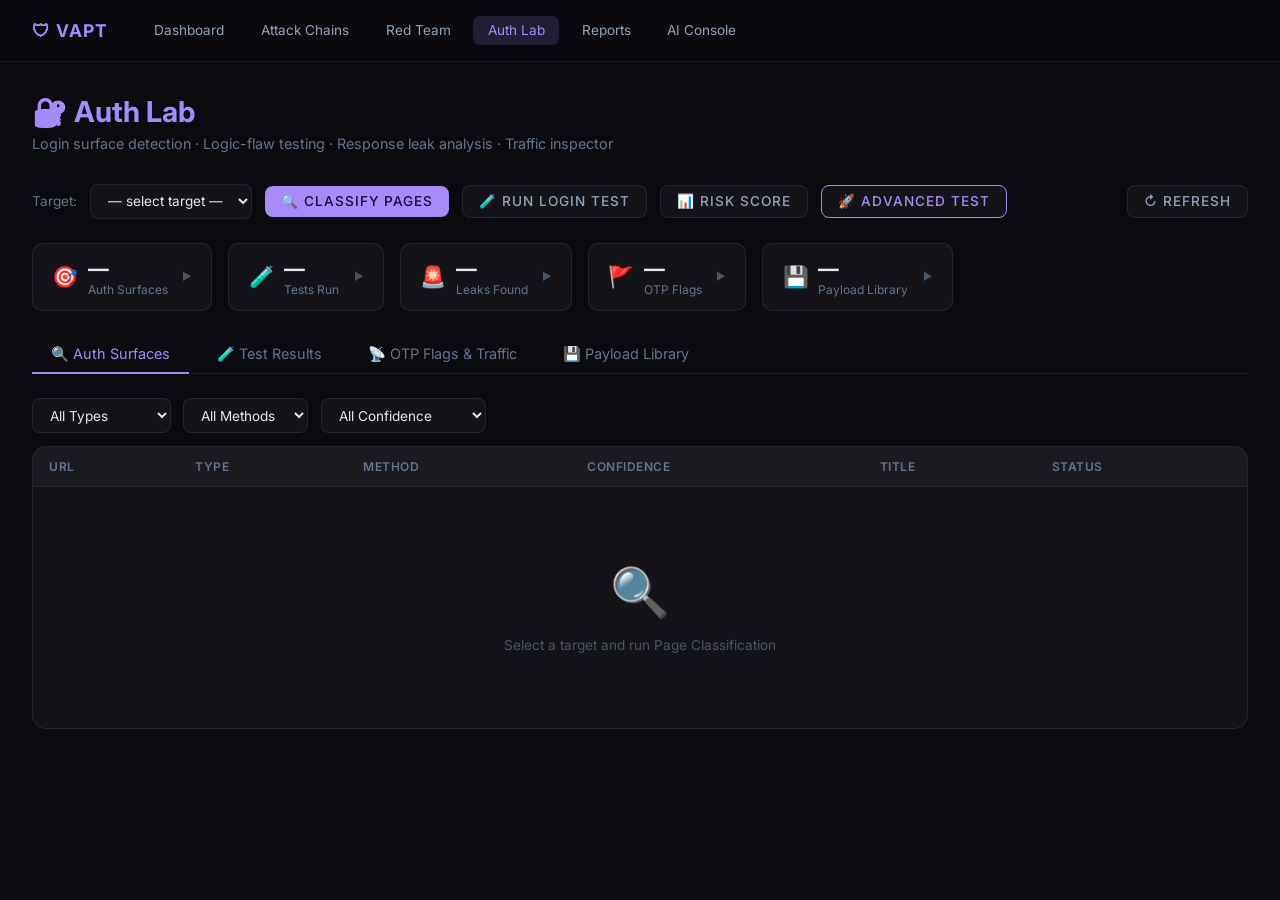
<file: frontend/auth_lab.html>
<!DOCTYPE html>
<html lang="en">
<head>
  <meta charset="UTF-8" />
  <meta name="viewport" content="width=device-width, initial-scale=1.0" />
  <title>Auth Lab — VAPT Command Center</title>
  <link rel="stylesheet" href="styles.css" />
  <link rel="preconnect" href="https://fonts.googleapis.com" />
  <link href="https://fonts.googleapis.com/css2?family=Inter:wght@300;400;500;600;700&family=JetBrains+Mono:wght@400;500&display=swap" rel="stylesheet" />
  <style>
    :root {
      --auth-primary: #a78bfa;
      --auth-danger:  #f87171;
      --auth-warn:    #fbbf24;
      --auth-ok:      #34d399;
      --auth-blue:    #60a5fa;
      --bg-card:      rgba(255,255,255,0.04);
      --border:       rgba(255,255,255,0.08);
    }

    * { box-sizing: border-box; margin: 0; padding: 0; }

    body {
      font-family: 'Inter', sans-serif;
      background: #0a0a0f;
      color: #e2e8f0;
      min-height: 100vh;
    }

    /* ── NAV ──────────────────────────────────────────────── */
    .nav {
      display: flex; align-items: center; gap: 2rem;
      padding: 1rem 2rem;
      background: rgba(10,10,15,0.95);
      border-bottom: 1px solid var(--border);
      position: sticky; top: 0; z-index: 100;
      backdrop-filter: blur(12px);
    }
    .nav-brand { font-size: 1.1rem; font-weight: 700; color: var(--auth-primary); letter-spacing: 1px; }
    .nav-links { display: flex; gap: 0.5rem; flex: 1; }
    .nav-link {
      padding: 0.4rem 0.9rem; border-radius: 6px; text-decoration: none;
      color: #94a3b8; font-size: 0.85rem; transition: all 0.2s;
    }
    .nav-link:hover, .nav-link.active { background: rgba(167,139,250,0.15); color: var(--auth-primary); }

    /* ── LAYOUT ───────────────────────────────────────────── */
    .page { padding: 2rem; max-width: 1600px; margin: 0 auto; }

    .page-header { margin-bottom: 2rem; }
    .page-header h1 {
      font-size: 1.8rem; font-weight: 700;
      background: linear-gradient(135deg, var(--auth-primary), var(--auth-blue));
      -webkit-background-clip: text; -webkit-text-fill-color: transparent;
    }
    .page-header p { color: #64748b; margin-top: 0.4rem; font-size: 0.9rem; }

    /* ── TABS ─────────────────────────────────────────────── */
    .tabs { display: flex; gap: 0.5rem; margin-bottom: 1.5rem; border-bottom: 1px solid var(--border); }
    .tab-btn {
      padding: 0.6rem 1.2rem; border: none; background: none;
      color: #64748b; cursor: pointer; font-size: 0.9rem; font-family: inherit;
      border-bottom: 2px solid transparent; transition: all 0.2s; margin-bottom: -1px;
    }
    .tab-btn:hover { color: #e2e8f0; }
    .tab-btn.active { color: var(--auth-primary); border-bottom-color: var(--auth-primary); }
    .tab-content { display: none; }
    .tab-content.active { display: block; }

    /* ── SCROLLBAR ─────────────────────────────────────────── */
    ::-webkit-scrollbar { width: 6px; height: 6px; }
    ::-webkit-scrollbar-track { background: rgba(255,255,255,0.03); border-radius: 3px; }
    ::-webkit-scrollbar-thumb { background: rgba(167,139,250,0.35); border-radius: 3px; }
    ::-webkit-scrollbar-thumb:hover { background: rgba(167,139,250,0.6); }
    * { scrollbar-width: thin; scrollbar-color: rgba(167,139,250,0.35) rgba(255,255,255,0.03); }

    /* ── STAT PILLS ───────────────────────────────────────── */
    .stat-row { display: flex; gap: 1rem; margin-bottom: 1.5rem; flex-wrap: wrap; }
    .stat-pill {
      background: var(--bg-card); border: 1px solid var(--border);
      border-radius: 10px; padding: 0.8rem 1.2rem;
      display: flex; align-items: center; gap: 0.6rem;
      cursor: pointer; transition: all 0.2s; user-select: none;
    }
    .stat-pill:hover {
      border-color: var(--auth-primary);
      background: rgba(167,139,250,0.1);
      transform: translateY(-2px);
      box-shadow: 0 4px 16px rgba(167,139,250,0.15);
    }
    .stat-pill:active { transform: translateY(0); }
    .stat-pill .icon { font-size: 1.3rem; }
    .stat-pill .val { font-size: 1.3rem; font-weight: 700; }
    .stat-pill .lbl { font-size: 0.75rem; color: #64748b; margin-top: 1px; }
    .stat-pill .pill-arrow { font-size: 0.65rem; color: #475569; margin-left: 0.3rem; transition: color 0.2s; }
    .stat-pill:hover .pill-arrow { color: var(--auth-primary); }

    /* ── TOOL BAR ─────────────────────────────────────────── */
    .toolbar {
      display: flex; gap: 0.8rem; margin-bottom: 1rem; flex-wrap: wrap; align-items: center;
    }
    .toolbar select, .toolbar input {
      background: var(--bg-card); border: 1px solid var(--border);
      color: #e2e8f0; padding: 0.45rem 0.8rem; border-radius: 8px;
      font-family: inherit; font-size: 0.85rem; outline: none;
    }
    .toolbar select:focus, .toolbar input:focus { border-color: var(--auth-primary); }
    .btn {
      padding: 0.45rem 1rem; border-radius: 8px; border: none; cursor: pointer;
      font-family: inherit; font-size: 0.85rem; font-weight: 500;
      transition: all 0.2s; display: flex; align-items: center; gap: 0.4rem;
    }
    .btn-primary { background: var(--auth-primary); color: #1a0940; }
    .btn-primary:hover { filter: brightness(1.15); }
    .btn-danger  { background: rgba(248,113,113,0.15); color: var(--auth-danger); border: 1px solid rgba(248,113,113,0.3); }
    .btn-danger:hover  { background: rgba(248,113,113,0.3); }
    .btn-ghost   { background: var(--bg-card); color: #94a3b8; border: 1px solid var(--border); }
    .btn-ghost:hover   { border-color: var(--auth-primary); color: var(--auth-primary); }
    .spacer { flex: 1; }

    /* ── TABLES ───────────────────────────────────────────── */
    .card {
      background: var(--bg-card); border: 1px solid var(--border);
      border-radius: 14px; overflow: hidden;
    }
    .table-wrap {
      overflow-x: auto;
      overflow-y: auto;
      max-height: 520px;
    }
    table { width: 100%; border-collapse: collapse; }
    thead th {
      text-align: left; padding: 0.75rem 1rem;
      background: rgba(255,255,255,0.03);
      font-size: 0.75rem; font-weight: 600; letter-spacing: 0.5px;
      color: #64748b; border-bottom: 1px solid var(--border);
      text-transform: uppercase;
    }
    tbody tr { border-bottom: 1px solid rgba(255,255,255,0.04); transition: background 0.15s; cursor: pointer; }
    tbody tr:hover { background: rgba(167,139,250,0.07); }
    tbody tr:last-child { border-bottom: none; }
    td { padding: 0.7rem 1rem; font-size: 0.85rem; }
    .mono { font-family: 'JetBrains Mono', monospace; font-size: 0.8rem; }

    /* ── BADGES ───────────────────────────────────────────── */
    .badge {
      display: inline-flex; align-items: center; gap: 0.3rem;
      padding: 0.2rem 0.6rem; border-radius: 20px; font-size: 0.75rem; font-weight: 600;
    }
    .badge-login     { background: rgba(251,191,36,0.15); color: var(--auth-warn); }
    .badge-admin     { background: rgba(248,113,113,0.15); color: var(--auth-danger); }
    .badge-dashboard { background: rgba(96,165,250,0.15);  color: var(--auth-blue); }
    .badge-public    { background: rgba(52,211,153,0.15);  color: var(--auth-ok); }
    .badge-heuristic { background: rgba(167,139,250,0.1);  color: var(--auth-primary); }
    .badge-llm       { background: rgba(52,211,153,0.1);   color: var(--auth-ok); }
    .badge-sqli      { background: rgba(248,113,113,0.15); color: var(--auth-danger); }
    .badge-bypass    { background: rgba(251,191,36,0.15);  color: var(--auth-warn); }
    .badge-leak      { background: rgba(96,165,250,0.15);  color: var(--auth-blue); }
    .badge-auth      { background: rgba(248,113,113,0.15); color: var(--auth-danger); }
    .badge-api       { background: rgba(167,139,250,0.15); color: var(--auth-primary); }
    .badge-static    { background: rgba(100,116,139,0.15); color: #64748b; }
    .badge-general   { background: rgba(100,116,139,0.1);  color: #94a3b8; }

    /* ── CONFIDENCE BAR ────────────────────────────────────── */
    .conf-bar { display: flex; align-items: center; gap: 0.5rem; }
    .conf-track { flex: 1; height: 5px; background: rgba(255,255,255,0.08); border-radius: 3px; min-width: 60px; }
    .conf-fill  { height: 100%; border-radius: 3px; transition: width 0.4s; }

    /* ── DETAIL PANEL ─────────────────────────────────────── */
    .panel-overlay {
      position: fixed; inset: 0; background: rgba(0,0,0,0.7);
      z-index: 200; display: none; align-items: flex-start; justify-content: flex-end;
    }
    .panel-overlay.open { display: flex; }
    .panel {
      width: 520px; height: 100vh; background: #0f0f1a;
      border-left: 1px solid var(--border);
      overflow-y: auto; padding: 1.5rem;
      animation: slideIn 0.25s ease;
    }
    @keyframes slideIn { from { transform: translateX(100%); } to { transform: none; } }
    .panel-header { display: flex; justify-content: space-between; align-items: flex-start; margin-bottom: 1.5rem; }
    .panel-title  { font-size: 1.1rem; font-weight: 600; }
    .panel-close  { background: none; border: none; color: #64748b; cursor: pointer; font-size: 1.3rem; }
    .panel-section { margin-bottom: 1.2rem; }
    .panel-section-label { font-size: 0.7rem; font-weight: 700; letter-spacing: 1px; color: #64748b; text-transform: uppercase; margin-bottom: 0.5rem; }
    .panel-value { font-size: 0.85rem; color: #e2e8f0; word-break: break-all; }
    .panel-code  {
      background: rgba(0,0,0,0.4); border: 1px solid var(--border);
      border-radius: 8px; padding: 0.8rem; font-family: 'JetBrains Mono', monospace;
      font-size: 0.78rem; white-space: pre-wrap; word-break: break-all;
      max-height: 220px; overflow-y: auto; color: #a5b4fc;
    }
    .replay-btn {
      width: 100%; margin-top: 1rem;
      background: linear-gradient(135deg, var(--auth-primary), var(--auth-blue));
      color: #0f0f1a; font-weight: 600; padding: 0.7rem;
      border: none; border-radius: 10px; cursor: pointer;
      font-family: inherit; font-size: 0.9rem;
      transition: filter 0.2s;
    }
    .replay-btn:hover { filter: brightness(1.1); }

    /* ── TRAFFIC FEED ─────────────────────────────────────── */
    .traffic-row td { padding: 0.5rem 1rem; }
    .latency-good { color: var(--auth-ok); }
    .latency-med  { color: var(--auth-warn); }
    .latency-bad  { color: var(--auth-danger); }

    /* ── LEAK FLAGS ───────────────────────────────────────── */
    .leak-tag {
      display: inline-flex; align-items: center;
      padding: 0.15rem 0.5rem; border-radius: 4px; font-size: 0.7rem; font-weight: 600;
      background: rgba(248,113,113,0.15); color: var(--auth-danger); margin: 1px;
    }

    /* ── PAYLOAD LIBRARY ──────────────────────────────────── */
    .success-ring {
      width: 38px; height: 38px; border-radius: 50%;
      display: flex; align-items: center; justify-content: center;
      font-size: 0.75rem; font-weight: 700;
    }

    /* ── EMPTY STATE ──────────────────────────────────────── */
    .empty {
      text-align: center; padding: 4rem 2rem; color: #475569;
    }
    .empty .icon { font-size: 3rem; margin-bottom: 1rem; }

    /* ── LOADER ───────────────────────────────────────────── */
    .spinner {
      display: inline-block; width: 14px; height: 14px;
      border: 2px solid rgba(167,139,250,0.3); border-top-color: var(--auth-primary);
      border-radius: 50%; animation: spin 0.7s linear infinite;
    }
    @keyframes spin { to { transform: rotate(360deg); } }

    /* ── STAT DETAIL MODAL ────────────────────────────────── */
    .stat-modal-overlay {
      position: fixed; inset: 0; background: rgba(0,0,0,0.75);
      z-index: 300; display: none; align-items: center; justify-content: center;
      backdrop-filter: blur(4px);
    }
    .stat-modal-overlay.open { display: flex; }
    .stat-modal {
      width: min(620px, 95vw); max-height: 85vh;
      background: #0f0f1a; border: 1px solid var(--border);
      border-radius: 18px; overflow: hidden;
      display: flex; flex-direction: column;
      animation: modalPop 0.25s ease;
      box-shadow: 0 24px 80px rgba(0,0,0,0.7), 0 0 0 1px rgba(167,139,250,0.1);
    }
    @keyframes modalPop { from { transform: scale(0.92); opacity: 0; } to { transform: scale(1); opacity: 1; } }
    .stat-modal-header {
      padding: 1.2rem 1.5rem;
      border-bottom: 1px solid var(--border);
      display: flex; align-items: center; justify-content: space-between;
      background: rgba(255,255,255,0.02);
      flex-shrink: 0;
    }
    .stat-modal-title { font-size: 1.05rem; font-weight: 700; display: flex; align-items: center; gap: 0.6rem; }
    .stat-modal-close {
      background: none; border: none; color: #64748b;
      cursor: pointer; font-size: 1.3rem; line-height: 1;
      transition: color 0.2s;
    }
    .stat-modal-close:hover { color: #e2e8f0; }
    .stat-modal-body { padding: 1.2rem 1.5rem; overflow-y: auto; flex: 1; }
    .stat-modal-meta {
      display: flex; gap: 0.8rem; margin-bottom: 1.2rem; flex-wrap: wrap;
    }
    .stat-meta-chip {
      background: rgba(167,139,250,0.1); border: 1px solid rgba(167,139,250,0.2);
      border-radius: 20px; padding: 0.3rem 0.8rem;
      font-size: 0.78rem; color: var(--auth-primary); font-weight: 600;
    }
    .stat-ref-list { list-style: none; display: flex; flex-direction: column; gap: 0.5rem; }
    .stat-ref-item {
      background: rgba(255,255,255,0.03); border: 1px solid var(--border);
      border-radius: 10px; padding: 0.8rem 1rem;
      display: flex; align-items: flex-start; gap: 0.8rem;
      transition: background 0.15s;
    }
    .stat-ref-item:hover { background: rgba(167,139,250,0.07); }
    .stat-ref-icon { font-size: 1.1rem; flex-shrink: 0; margin-top: 1px; }
    .stat-ref-content { flex: 1; }
    .stat-ref-title { font-size: 0.85rem; font-weight: 600; color: #e2e8f0; margin-bottom: 0.2rem; }
    .stat-ref-desc { font-size: 0.75rem; color: #64748b; line-height: 1.4; }
    .stat-ref-badge { font-size: 0.7rem; padding: 0.15rem 0.5rem; border-radius: 4px; font-weight: 700; margin-left: auto; flex-shrink: 0; }
    .stat-jump-btn {
      width: 100%; margin-top: 1rem;
      background: linear-gradient(135deg, var(--auth-primary), var(--auth-blue));
      color: #0f0f1a; font-weight: 700; padding: 0.75rem;
      border: none; border-radius: 10px; cursor: pointer;
      font-family: inherit; font-size: 0.9rem;
      transition: filter 0.2s;
    }
    .stat-jump-btn:hover { filter: brightness(1.1); }
    .stat-filter-bar {
      display: flex; gap: 0.6rem; margin-bottom: 1rem; flex-wrap: wrap;
    }
    .stat-filter-chip {
      padding: 0.3rem 0.8rem; border-radius: 20px; font-size: 0.78rem;
      border: 1px solid var(--border); background: var(--bg-card);
      color: #94a3b8; cursor: pointer; transition: all 0.15s;
    }
    .stat-filter-chip.active, .stat-filter-chip:hover {
      border-color: var(--auth-primary); color: var(--auth-primary);
      background: rgba(167,139,250,0.1);
    }
  </style>
</head>
<body>

<!-- NAV -->
<nav class="nav">
  <span class="nav-brand">🛡 VAPT</span>
  <div class="nav-links">
    <a class="nav-link" href="/">Dashboard</a>
    <a class="nav-link" href="/chains.html">Attack Chains</a>
    <a class="nav-link" href="/red_team.html">Red Team</a>
    <a class="nav-link active" href="/auth_lab.html">Auth Lab</a>
    <a class="nav-link" href="/report.html">Reports</a>
    <a class="nav-link" href="/ai.html">AI Console</a>
  </div>
</nav>

<!-- PAGE -->
<div class="page">
  <div class="page-header">
    <h1>🔐 Auth Lab</h1>
    <p>Login surface detection · Logic-flaw testing · Response leak analysis · Traffic inspector</p>
  </div>

  <!-- Target selector -->
  <div class="toolbar" style="margin-bottom:1.5rem;">
    <label style="color:#64748b;font-size:.85rem;">Target:</label>
    <select id="targetSelect" onchange="onTargetChange()">
      <option value="">— select target —</option>
    </select>
    <button class="btn btn-primary" onclick="runClassify()" id="btnClassify">
      🔍 Classify Pages
    </button>
    <button class="btn btn-ghost" onclick="runLoginTest()" id="btnLogin">
      🧪 Run Login Test
    </button>
    <button class="btn btn-ghost" onclick="runRiskScore()" id="btnRisk">
      📊 Risk Score
    </button>
    <button class="btn btn-ghost" onclick="runAdvancedTest()" id="btnAdvanced" style="border-color:var(--auth-primary); color:var(--auth-primary);">
      🚀 Advanced Test
    </button>
    <div class="spacer"></div>
    <button class="btn btn-ghost" onclick="refreshAll()">↻ Refresh</button>
  </div>

  <!-- Stats -->
  <div class="stat-row" id="statRow">
    <div class="stat-pill" id="pill-surfaces" onclick="onStatPillClick('surfaces')" title="Click to view Auth Surfaces">
      <span class="icon">🎯</span>
      <div><div class="val" id="stSurfaces">—</div><div class="lbl">Auth Surfaces</div></div>
      <span class="pill-arrow">▶</span>
    </div>
    <div class="stat-pill" id="pill-tests" onclick="onStatPillClick('tests')" title="Click to view Test Results">
      <span class="icon">🧪</span>
      <div><div class="val" id="stTests">—</div><div class="lbl">Tests Run</div></div>
      <span class="pill-arrow">▶</span>
    </div>
    <div class="stat-pill" id="pill-leaks" onclick="onStatPillClick('leaks')" title="Click to view Leak Details">
      <span class="icon">🚨</span>
      <div><div class="val" id="stLeaks">—</div><div class="lbl">Leaks Found</div></div>
      <span class="pill-arrow">▶</span>
    </div>
    <div class="stat-pill" id="pill-traffic" onclick="onStatPillClick('traffic')" title="Click to view Flagged OTP Traffic">
      <span class="icon">🚩</span>
      <div><div class="val" id="stTraffic">—</div><div class="lbl">OTP Flags</div></div>
      <span class="pill-arrow">▶</span>
    </div>
    <div class="stat-pill" id="pill-payloads" onclick="onStatPillClick('payloads')" title="Click to view Payload Library">
      <span class="icon">💾</span>
      <div><div class="val" id="stPayloads">—</div><div class="lbl">Payload Library</div></div>
      <span class="pill-arrow">▶</span>
    </div>
  </div>

  <!-- TABS -->
  <div class="tabs">
    <button class="tab-btn active" onclick="switchTab('surfaces',this)">🔍 Auth Surfaces</button>
    <button class="tab-btn" onclick="switchTab('tests',this)">🧪 Test Results</button>
    <button class="tab-btn" onclick="switchTab('traffic',this)">📡 OTP Flags & Traffic</button>
    <button class="tab-btn" onclick="switchTab('payloads',this)">💾 Payload Library</button>
  </div>

  <!-- TAB: AUTH SURFACES -->
  <div class="tab-content active" id="tab-surfaces">
    <div class="toolbar" style="margin-bottom:0.8rem;">
      <select id="surfaceTypeFilter" onchange="applySurfaceFilter()">
        <option value="">All Types</option>
        <option value="login">🔑 Login</option>
        <option value="admin">⚙️ Admin</option>
        <option value="dashboard">📊 Dashboard</option>
        <option value="public">🌐 Public</option>
      </select>
      <select id="surfaceMethodFilter" onchange="applySurfaceFilter()">
        <option value="">All Methods</option>
        <option value="heuristic">⚡ Heuristic</option>
        <option value="llm">🤖 LLM</option>
      </select>
      <select id="surfaceConfFilter" onchange="applySurfaceFilter()">
        <option value="">All Confidence</option>
        <option value="high">High (≥80%)</option>
        <option value="med">Medium (50–79%)</option>
        <option value="low">Low (&lt;50%)</option>
      </select>
      <div class="spacer"></div>
      <span id="surfaceCount" style="font-size:0.8rem;color:#64748b;"></span>
    </div>
    <div class="card">
      <div class="table-wrap">
        <table>
          <thead>
            <tr>
              <th>URL</th><th>Type</th><th>Method</th>
              <th>Confidence</th><th>Title</th><th>Status</th>
            </tr>
          </thead>
          <tbody id="surfacesTbody">
            <tr><td colspan="6"><div class="empty"><div class="icon">🔍</div>Select a target and run Page Classification</div></td></tr>
          </tbody>
        </table>
      </div>
    </div>
  </div>

  <!-- TAB: TEST RESULTS -->
  <div class="tab-content" id="tab-tests">
    <div class="toolbar" style="margin-bottom:0.8rem;">
      <select id="testVulnFilter" onchange="applyTestFilter()">
        <option value="">All Vuln Types</option>
        <option value="sqli">💉 SQLi</option>
        <option value="auth_bypass">🚪 Auth Bypass</option>
        <option value="info_leak">📤 Info Leak</option>
        <option value="verbose_error">🗣 Verbose Error</option>
      </select>
      <select id="testLeakFilter" onchange="applyTestFilter()">
        <option value="">All Results</option>
        <option value="leaks_only">🚨 With Leaks Only</option>
        <option value="no_leaks">✅ No Leaks</option>
      </select>
      <div class="spacer"></div>
      <span id="testCount" style="font-size:0.8rem;color:#64748b;"></span>
    </div>
    <div class="card">
      <div class="table-wrap">
        <table>
          <thead>
            <tr>
              <th>URL</th><th>Payload Type</th><th>Status</th>
              <th>Vuln Type</th><th>Confidence</th><th>Leaks</th>
            </tr>
          </thead>
          <tbody id="testsTbody">
            <tr><td colspan="6"><div class="empty"><div class="icon">🧪</div>Run Login Test Engine first</div></td></tr>
          </tbody>
        </table>
      </div>
    </div>
  </div>

  <!-- TAB: TRAFFIC VIEWER -->
  <div class="tab-content" id="tab-traffic">
    <div class="toolbar">
      <input id="trafficKeyword" placeholder="🔍 Filter by URL or keyword…" style="flex:1;max-width:300px" oninput="filterTraffic()"/>
      <select id="trafficTagFilter" onchange="filterTraffic()">
        <option value="">All tags</option>
        <option value="auth">auth</option>
        <option value="api">api</option>
        <option value="static">static</option>
        <option value="general">general</option>
      </select>
      <select id="trafficStatusFilter" onchange="filterTraffic()">
        <option value="">All status</option>
        <option value="200">200</option>
        <option value="301">301</option>
        <option value="302">302</option>
        <option value="400">400</option>
        <option value="401">401</option>
        <option value="403">403</option>
        <option value="404">404</option>
        <option value="500">500</option>
      </select>
      <div class="spacer"></div>
      <button class="btn btn-danger" onclick="clearTraffic()">🗑 Clear</button>
      <button class="btn btn-ghost" onclick="loadTraffic()">↻</button>
    </div>
    <div class="card">
      <div class="table-wrap">
        <table>
          <thead>
            <tr>
              <th>#</th><th>Time</th><th>Method</th><th>URL</th>
              <th>Status</th><th>Latency</th><th>Tag</th><th>Flags</th>
            </tr>
          </thead>
          <tbody id="trafficTbody">
            <tr><td colspan="8"><div class="empty"><div class="icon">📡</div>No traffic captured yet</div></td></tr>
          </tbody>
        </table>
      </div>
    </div>
  </div>

  <!-- TAB: PAYLOAD LIBRARY -->
  <div class="tab-content" id="tab-payloads">
    <div class="toolbar">
      <select id="plTypeFilter" onchange="loadPayloads()">
        <option value="">All types</option>
        <option value="sqli">SQLi</option>
        <option value="auth_bypass">Auth Bypass</option>
        <option value="xss">XSS</option>
        <option value="path_traversal">Path Traversal</option>
        <option value="ssti">SSTI</option>
      </select>
      <div class="spacer"></div>
      <button class="btn btn-primary" onclick="seedPayloads()">🌱 Seed Library</button>
    </div>
    <div class="card">
      <div class="table-wrap">
        <table>
          <thead>
            <tr><th>Payload</th><th>Type</th><th>Success Rate</th><th>Used</th><th>Source</th></tr>
          </thead>
          <tbody id="payloadsTbody">
            <tr><td colspan="5"><div class="empty"><div class="icon">💾</div>Click Seed Library to populate</div></td></tr>
          </tbody>
        </table>
      </div>
    </div>
  </div>
</div>

<!-- DETAIL PANEL (shared) -->
<div class="panel-overlay" id="detailOverlay" onclick="closePanel(event)">
  <div class="panel" id="detailPanel">
    <div class="panel-header">
      <div class="panel-title" id="panelTitle">Detail</div>
      <button class="panel-close" onclick="closePanel()">✕</button>
    </div>
    <div id="panelBody"></div>
  </div>
</div>

<!-- STAT DETAIL MODAL -->
<div class="stat-modal-overlay" id="statModalOverlay" onclick="closeStatModal(event)">
  <div class="stat-modal" id="statModal">
    <div class="stat-modal-header">
      <div class="stat-modal-title" id="statModalTitle">Stats</div>
      <button class="stat-modal-close" onclick="closeStatModal()">✕</button>
    </div>
    <div class="stat-modal-body" id="statModalBody"></div>
  </div>
</div>

<script src="auth_lab.js"></script>
</body>
</html>
</file>
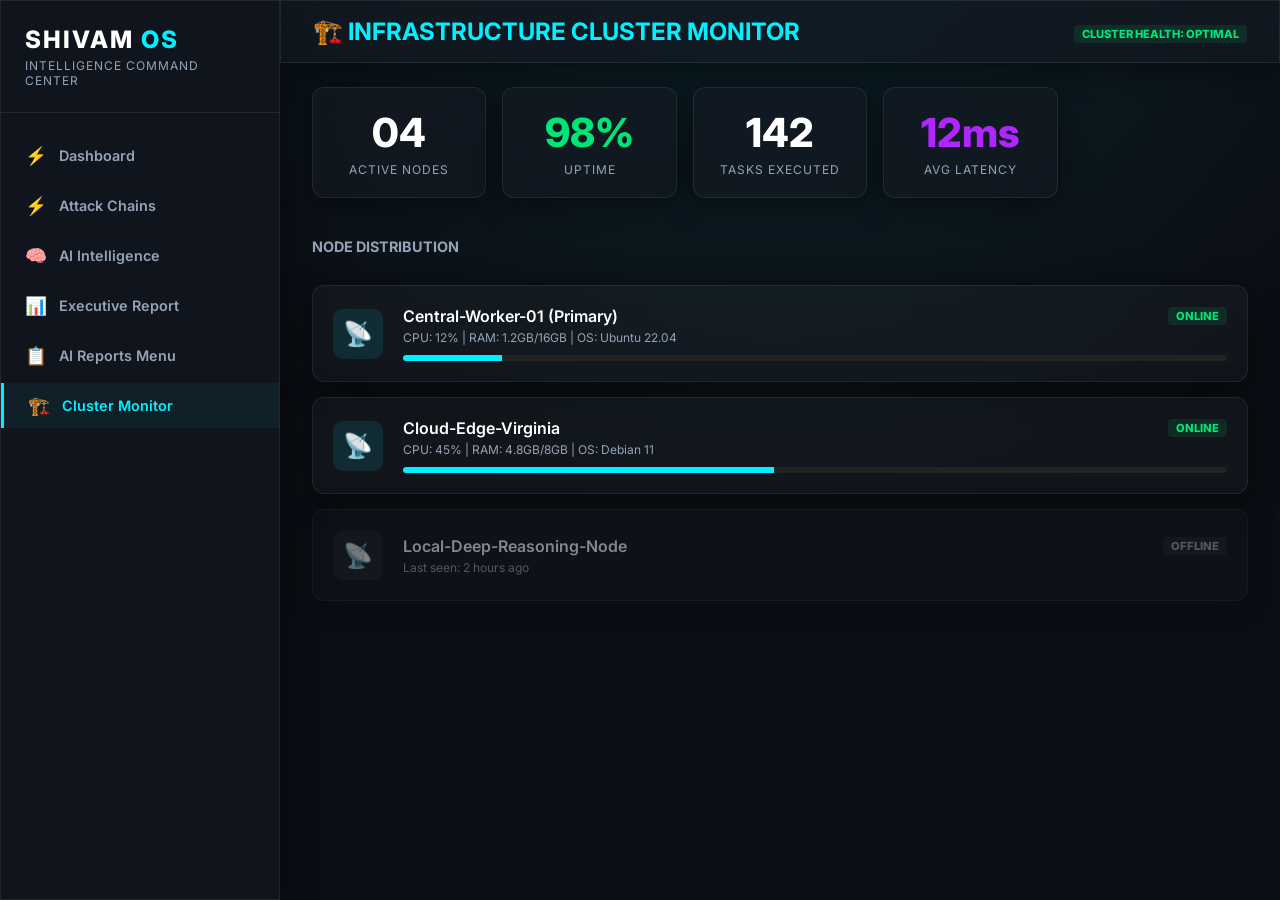
<file: frontend/infrastructure.html>
<!DOCTYPE html>
<html lang="en">
<head>
    <meta charset="UTF-8">
    <meta name="viewport" content="width=device-width, initial-scale=1.0">
    <title>Cluster Infrastructure | Cyber Command Center</title>
    <link rel="stylesheet" href="styles.css">
    <link rel="preconnect" href="https://fonts.googleapis.com">
    <link rel="preconnect" href="https://fonts.gstatic.com" crossorigin>
    <link href="https://fonts.googleapis.com/css2?family=Inter:wght@300;400;600;800&display=swap" rel="stylesheet">
    <style>
        .cluster-node {
            background: rgba(255, 255, 255, 0.03);
            border: 1px solid var(--border-color);
            border-radius: 12px;
            padding: 20px;
            display: flex;
            align-items: center;
            gap: 20px;
            transition: 0.3s;
        }
        .cluster-node:hover {
            border-color: var(--accent-cyan);
            background: rgba(0, 240, 255, 0.02);
        }
        .node-icon {
            width: 50px;
            height: 50px;
            background: rgba(0, 240, 255, 0.1);
            border-radius: 10px;
            display: flex;
            align-items: center;
            justify-content: center;
            font-size: 1.5rem;
            color: var(--accent-cyan);
        }
        .node-info { flex: 1; }
        .node-status {
            padding: 2px 8px;
            border-radius: 4px;
            font-size: 0.7rem;
            font-weight: 800;
            text-transform: uppercase;
        }
        .status-online { background: rgba(0, 230, 118, 0.1); color: var(--accent-success); }
        .progress-bar {
            height: 6px;
            background: #222;
            border-radius: 3px;
            overflow: hidden;
            margin-top: 10px;
        }
        .progress-fill { height: 100%; background: var(--accent-cyan); transition: 0.5s; }
    </style>
</head>
<body>
    <div class="layout-container">
        <!-- Sidebar -->
        <aside class="sidebar glass-panel">
            <div class="brand">
                <h1>SHIVAM <span>OS</span></h1>
                <div class="brand-subtitle">Intelligence Command Center</div>
            </div>
            <nav class="nav-menu">
                <a href="index.html" class="nav-item"><span class="nav-icon">⚡</span> Dashboard</a>
                <a href="chains.html" class="nav-item"><span class="nav-icon">⚡</span> Attack Chains</a>
                <a href="ai.html" class="nav-item"><span class="nav-icon">🧠</span> AI Intelligence</a>
                <a href="report.html" class="nav-item"><span class="nav-icon">📊</span> Executive Report</a>
                <a href="advanced_reports.html" class="nav-item"><span class="nav-icon">📋</span> AI Reports Menu</a>
                <a href="infrastructure.html" class="nav-item active" style="color:var(--accent-cyan); border-left-color:var(--accent-cyan); background:rgba(0,240,255,0.05);">
                    <span class="nav-icon">🏗️</span> Cluster Monitor
                </a>
            </nav>
        </aside>

        <!-- Main Content -->
        <main class="main-content">
            <header class="topbar glass-panel">
                <h2 style="color:var(--accent-cyan);">🏗️ INFRASTRUCTURE CLUSTER MONITOR</h2>
                <div class="status-indicator">
                    <span class="node-status status-online">CLUSTER HEALTH: OPTIMAL</span>
                </div>
            </header>

            <div class="dashboard-wrapper">
                <div class="metrics-grid">
                    <div class="metric-card glass-panel">
                        <div class="metric-value">04</div>
                        <div class="metric-label">Active Nodes</div>
                    </div>
                    <div class="metric-card glass-panel">
                        <div class="metric-value" style="color:var(--accent-success);">98%</div>
                        <div class="metric-label">Uptime</div>
                    </div>
                    <div class="metric-card glass-panel">
                        <div class="metric-value">142</div>
                        <div class="metric-label">Tasks Executed</div>
                    </div>
                    <div class="metric-card glass-panel">
                        <div class="metric-value" style="color:var(--accent-purple);">12ms</div>
                        <div class="metric-label">Avg Latency</div>
                    </div>
                </div>

                <h3 style="margin-top:20px; font-size:0.9rem; color:var(--text-secondary); text-transform:uppercase;">Node Distribution</h3>
                
                <div style="display:flex; flex-direction:column; gap:15px; margin-top:10px;">
                    <!-- Node 1 -->
                    <div class="cluster-node glass-panel">
                        <div class="node-icon">📡</div>
                        <div class="node-info">
                            <div style="display:flex; justify-content:space-between; align-items:center;">
                                <div style="font-weight:600;">Central-Worker-01 (Primary)</div>
                                <span class="node-status status-online">ONLINE</span>
                            </div>
                            <div style="font-size:0.75rem; color:var(--text-secondary); margin-top:4px;">CPU: 12% | RAM: 1.2GB/16GB | OS: Ubuntu 22.04</div>
                            <div class="progress-bar"><div class="progress-fill" style="width:12%;"></div></div>
                        </div>
                    </div>

                    <!-- Node 2 -->
                    <div class="cluster-node glass-panel">
                        <div class="node-icon">📡</div>
                        <div class="node-info">
                            <div style="display:flex; justify-content:space-between; align-items:center;">
                                <div style="font-weight:600;">Cloud-Edge-Virginia</div>
                                <span class="node-status status-online">ONLINE</span>
                            </div>
                            <div style="font-size:0.75rem; color:var(--text-secondary); margin-top:4px;">CPU: 45% | RAM: 4.8GB/8GB | OS: Debian 11</div>
                            <div class="progress-bar"><div class="progress-fill" style="width:45%;"></div></div>
                        </div>
                    </div>

                    <!-- Node 3 -->
                    <div class="cluster-node glass-panel" style="opacity:0.5;">
                        <div class="node-icon" style="color:var(--text-secondary); background:rgba(255,255,255,0.05);">📡</div>
                        <div class="node-info">
                            <div style="display:flex; justify-content:space-between; align-items:center;">
                                <div style="font-weight:600;">Local-Deep-Reasoning-Node</div>
                                <span class="node-status" style="background:rgba(255,255,255,0.05); color:var(--text-secondary);">OFFLINE</span>
                            </div>
                            <div style="font-size:0.75rem; color:var(--text-secondary); margin-top:4px;">Last seen: 2 hours ago</div>
                        </div>
                    </div>
                </div>
            </div>
        </main>
    </div>
</body>
</html>
</file>
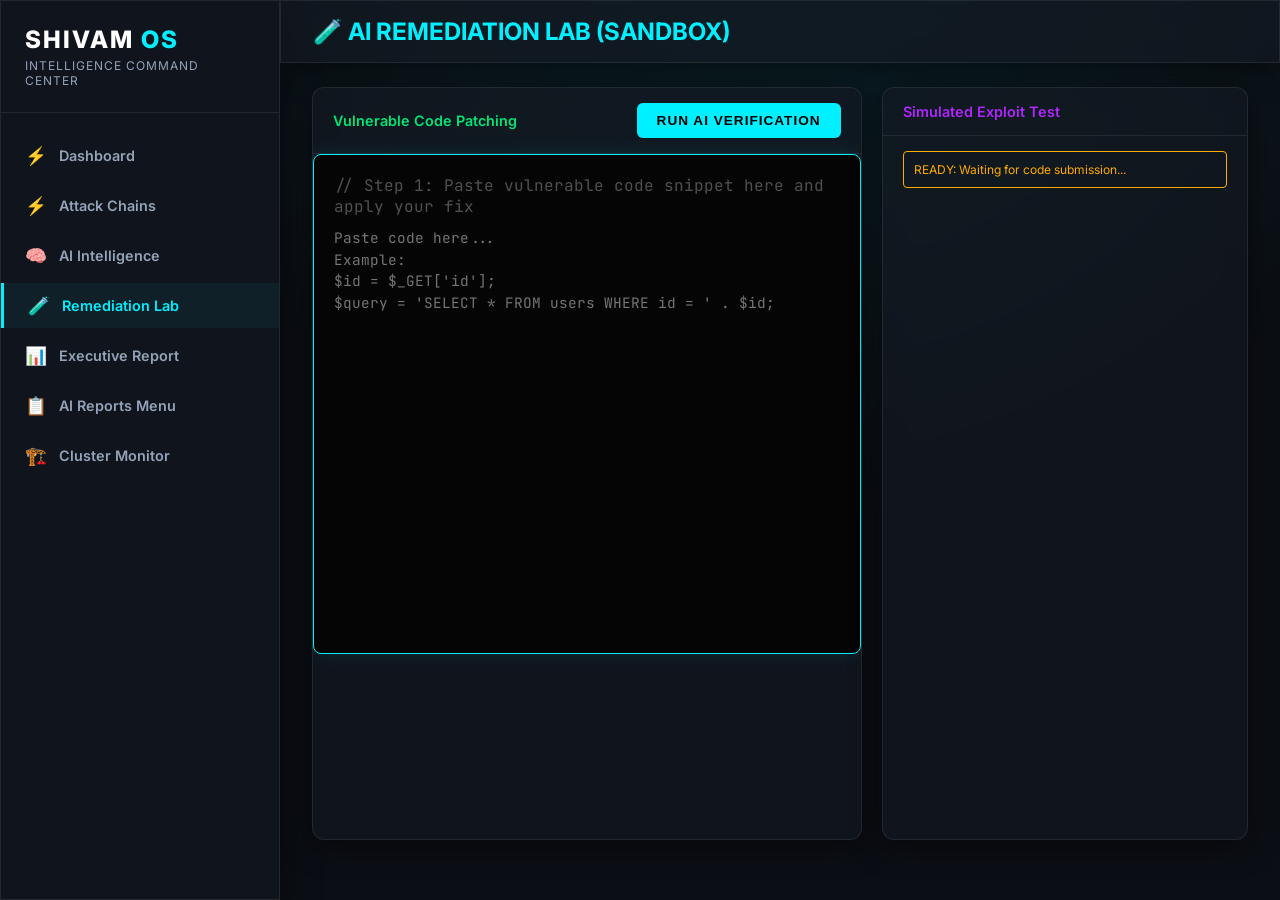
<file: frontend/playground.html>
<!DOCTYPE html>
<html lang="en">
<head>
    <meta charset="UTF-8">
    <meta name="viewport" content="width=device-width, initial-scale=1.0">
    <title>AI Remediation Playground | Cyber Command Center</title>
    <link rel="stylesheet" href="styles.css">
    <link rel="preconnect" href="https://fonts.googleapis.com">
    <link rel="preconnect" href="https://fonts.gstatic.com" crossorigin>
    <link href="https://fonts.googleapis.com/css2?family=Inter:wght@300;400;600;800&family=JetBrains+Mono:wght@400;700&display=swap" rel="stylesheet">
    <style>
        .terminal-box {
            background: #050505;
            border: 1px solid var(--accent-cyan);
            border-radius: 8px;
            padding: 20px;
            font-family: 'JetBrains Mono', monospace;
            height: 500px;
            display: flex;
            flex-direction: column;
            box-shadow: 0 0 20px rgba(0, 240, 255, 0.1);
        }
        .code-input {
            flex: 1;
            background: none;
            border: none;
            color: var(--accent-success);
            font-family: inherit;
            font-size: 0.9rem;
            resize: none;
            outline: none;
            line-height: 1.5;
        }
        .ai-feedback {
            background: rgba(176, 38, 255, 0.05);
            border-top: 1px solid rgba(176, 38, 255, 0.2);
            padding: 15px;
            font-size: 0.85rem;
            color: var(--text-secondary);
        }
        .sim-node {
            padding: 10px;
            border: 1px solid rgba(255,255,255,0.05);
            border-radius: 4px;
            font-size: 0.75rem;
            margin-bottom: 5px;
        }
    </style>
</head>
<body>
    <div class="layout-container">
        <!-- Sidebar -->
        <aside class="sidebar glass-panel">
            <div class="brand">
                <h1>SHIVAM <span>OS</span></h1>
                <div class="brand-subtitle">Intelligence Command Center</div>
            </div>
            <nav class="nav-menu">
                <a href="index.html" class="nav-item"><span class="nav-icon">⚡</span> Dashboard</a>
                <a href="chains.html" class="nav-item"><span class="nav-icon">⚡</span> Attack Chains</a>
                <a href="ai.html" class="nav-item"><span class="nav-icon">🧠</span> AI Intelligence</a>
                <a href="playground.html" class="nav-item active" style="color:var(--accent-cyan); border-left-color:var(--accent-cyan); background:rgba(0,240,255,0.05);">
                    <span class="nav-icon">🧪</span> Remediation Lab
                </a>
                <a href="report.html" class="nav-item"><span class="nav-icon">📊</span> Executive Report</a>
                <a href="advanced_reports.html" class="nav-item"><span class="nav-icon">📋</span> AI Reports Menu</a>
                <a href="infrastructure.html" class="nav-item"><span class="nav-icon">🏗️</span> Cluster Monitor</a>
            </nav>
        </aside>

        <!-- Main Content -->
        <main class="main-content">
            <header class="topbar glass-panel">
                <h2 style="color:var(--accent-cyan);">🧪 AI REMEDIATION LAB (SANDBOX)</h2>
            </header>

            <div class="dashboard-wrapper">
                <div class="intel-grid" style="grid-template-columns: 1.5fr 1fr;">
                    <!-- Code Editor -->
                    <div class="intel-col">
                        <div class="intel-card glass-panel" style="padding:0;">
                            <div class="card-header">
                                <h3 style="color:var(--accent-success);">Vulnerable Code Patching</h3>
                                <button class="btn btn-primary" onclick="testFix()">RUN AI VERIFICATION</button>
                            </div>
                            <div class="terminal-box">
                                <div style="color:rgba(255,255,255,0.3); margin-bottom:10px;">// Step 1: Paste vulnerable code snippet here and apply your fix</div>
                                <textarea id="code-sandbox" class="code-input" placeholder="Paste code here...
Example:
$id = $_GET['id'];
$query = 'SELECT * FROM users WHERE id = ' . $id;"></textarea>
                                <div id="verification-logs" style="margin-top:20px; font-size:0.8rem; color:var(--text-secondary);">
                                    <!-- AI logs -->
                                </div>
                            </div>
                        </div>
                    </div>

                    <!-- Simulator & Results -->
                    <div class="intel-col">
                        <div class="intel-card glass-panel">
                            <div class="card-header">
                                <h3 style="color:var(--accent-purple);">Simulated Exploit Test</h3>
                            </div>
                            <div class="card-body">
                                <div id="sim-status" class="sim-node" style="border-color:var(--accent-warning); color:var(--accent-warning);">
                                    READY: Waiting for code submission...
                                </div>
                                <div id="sim-steps" style="margin-top:20px; display:flex; flex-direction:column; gap:10px;">
                                    <!-- Exploit steps -->
                                </div>
                                <div id="final-verdict" style="margin-top:30px; text-align:center;">
                                    <!-- Success/Fail -->
                                </div>
                            </div>
                        </div>
                    </div>
                </div>
            </div>
        </main>
    </div>

    <script>
        function testFix() {
            const code = document.getElementById('code-sandbox').value;
            const logs = document.getElementById('verification-logs');
            const status = document.getElementById('sim-status');
            const steps = document.getElementById('sim-steps');
            const verdict = document.getElementById('final-verdict');

            logs.innerHTML = '<div style="color:var(--accent-cyan);">[SYSTEM] Initializing virtual sandbox...</div>';
            status.textContent = 'SIMULATING: Adversarial payloads being generated...';
            steps.innerHTML = '';
            verdict.innerHTML = '';

            setTimeout(() => {
                logs.innerHTML += '<div style="color:var(--accent-purple);">[AI] Analyzing patch patterns...</div>';
                
                setTimeout(() => {
                    steps.innerHTML += '<div class="sim-node">ATTACK: SQL Injection Payload (OR 1=1)</div>';
                    
                    setTimeout(() => {
                        steps.innerHTML += '<div class="sim-node">RESULT: Request Blocked / Clean Input</div>';
                        logs.innerHTML += '<div style="color:var(--accent-success);">[SUCCESS] No data leakage detected.</div>';
                        status.textContent = 'COMPLETED: Sandbox secured.';
                        verdict.innerHTML = '<h2 style="color:var(--accent-success);">✅ PATCH VERIFIED</h2><p style="font-size:0.8rem; color:var(--text-secondary);">Fix successfully mitigates the identified vulnerability.</p>';
                    }, 1000);
                }, 1000);
            }, 800);
        }
    </script>
</body>
</html>
</file>
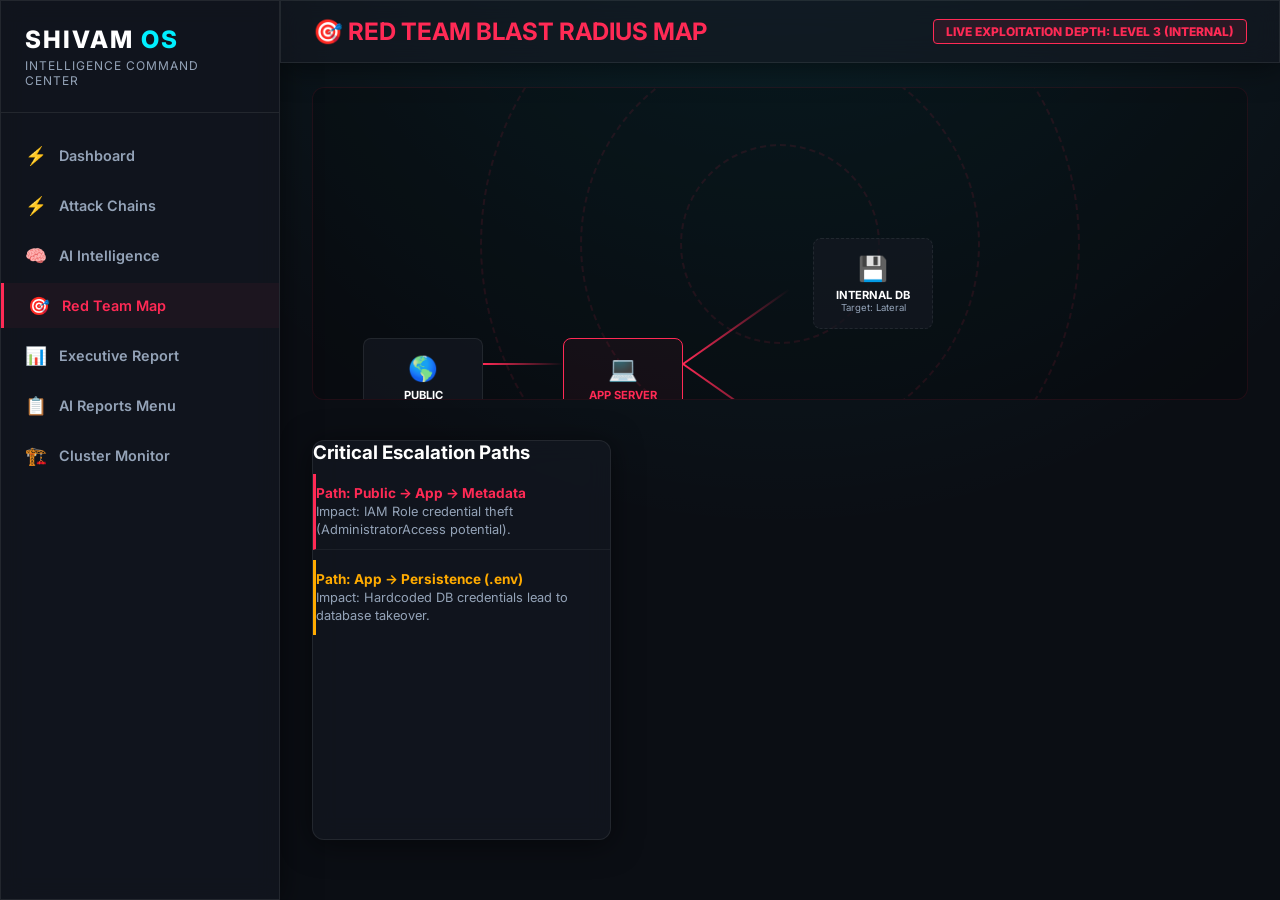
<file: frontend/red_team.html>
<!DOCTYPE html>
<html lang="en">
<head>
    <meta charset="UTF-8">
    <meta name="viewport" content="width=device-width, initial-scale=1.0">
    <title>Red Team Blast Radius | Cyber Command Center</title>
    <link rel="stylesheet" href="styles.css">
    <link rel="preconnect" href="https://fonts.googleapis.com">
    <link rel="preconnect" href="https://fonts.gstatic.com" crossorigin>
    <link href="https://fonts.googleapis.com/css2?family=Inter:wght@300;400;600;800&display=swap" rel="stylesheet">
    <style>
        .topology-container {
            height: 600px;
            background: rgba(0,0,0,0.2);
            border-radius: 12px;
            border: 1px solid rgba(255,42,85,0.1);
            position: relative;
            overflow: hidden;
            display: flex;
            align-items: center;
            justify-content: center;
        }
        .node {
            width: 120px;
            padding: 15px;
            background: var(--bg-panel);
            border: 1px solid var(--border-color);
            border-radius: 8px;
            text-align: center;
            position: absolute;
            transition: 0.3s;
            cursor: pointer;
            z-index: 2;
        }
        .node:hover {
            border-color: var(--accent-danger);
            transform: scale(1.05);
            box-shadow: 0 0 20px rgba(255,42,85,0.2);
        }
        .node-compromised {
            border-color: var(--accent-danger);
            background: rgba(255,42,85,0.05);
        }
        .connection-line {
            position: absolute;
            height: 2px;
            background: linear-gradient(90deg, var(--accent-danger), transparent);
            z-index: 1;
            transform-origin: left center;
        }
        .blast-ring {
            position: absolute;
            border-radius: 50%;
            border: 2px dashed rgba(255,42,85,0.1);
            pointer-events: none;
        }
    </style>
</head>
<body>
    <div class="layout-container">
        <!-- Sidebar -->
        <aside class="sidebar glass-panel">
            <div class="brand">
                <h1>SHIVAM <span>OS</span></h1>
                <div class="brand-subtitle">Intelligence Command Center</div>
            </div>
            <nav class="nav-menu">
                <a href="index.html" class="nav-item"><span class="nav-icon">⚡</span> Dashboard</a>
                <a href="chains.html" class="nav-item"><span class="nav-icon">⚡</span> Attack Chains</a>
                <a href="ai.html" class="nav-item"><span class="nav-icon">🧠</span> AI Intelligence</a>
                <a href="red_team.html" class="nav-item active" style="color:var(--accent-danger); border-left-color:var(--accent-danger); background:rgba(255,42,85,0.05);">
                    <span class="nav-icon">🎯</span> Red Team Map
                </a>
                <a href="report.html" class="nav-item"><span class="nav-icon">📊</span> Executive Report</a>
                <a href="advanced_reports.html" class="nav-item"><span class="nav-icon">📋</span> AI Reports Menu</a>
                <a href="infrastructure.html" class="nav-item"><span class="nav-icon">🏗️</span> Cluster Monitor</a>
            </nav>
        </aside>

        <!-- Main Content -->
        <main class="main-content">
            <header class="topbar glass-panel">
                <h2 style="color:var(--accent-danger);">🎯 RED TEAM BLAST RADIUS MAP</h2>
                <div class="status-indicator" style="background:rgba(255,42,85,0.1); color:var(--accent-danger); border:1px solid var(--accent-danger); padding:4px 12px; border-radius:4px; font-size:0.75rem; font-weight:800;">
                    LIVE EXPLOITATION DEPTH: LEVEL 3 (INTERNAL)
                </div>
            </header>

            <div class="dashboard-wrapper">
                <div class="topology-container">
                    <!-- Blast Rings -->
                    <div class="blast-ring" style="width:200px; height:200px;"></div>
                    <div class="blast-ring" style="width:400px; height:400px;"></div>
                    <div class="blast-ring" style="width:600px; height:600px;"></div>

                    <!-- Nodes -->
                    <div class="node" style="top: 250px; left: 50px;">
                        <div style="font-size:1.5rem;">🌎</div>
                        <div style="font-size:0.7rem; margin-top:5px; font-weight:700;">PUBLIC INTERNET</div>
                    </div>

                    <div class="node node-compromised" style="top: 250px; left: 250px;">
                        <div style="font-size:1.5rem;">💻</div>
                        <div style="font-size:0.7rem; margin-top:5px; font-weight:700; color:var(--accent-danger);">APP SERVER</div>
                        <div style="font-size:0.6rem; color:var(--text-secondary);">Entry Point: SSRF</div>
                    </div>

                    <div class="node" style="top: 150px; left: 500px; border-style:dashed;">
                        <div style="font-size:1.5rem;">💾</div>
                        <div style="font-size:0.7rem; margin-top:5px; font-weight:700;">INTERNAL DB</div>
                        <div style="font-size:0.6rem; color:var(--text-secondary);">Target: Lateral</div>
                    </div>

                    <div class="node node-compromised" style="top: 350px; left: 500px;">
                        <div style="font-size:1.5rem;">☁️</div>
                        <div style="font-size:0.7rem; margin-top:5px; font-weight:700; color:var(--accent-danger);">CLOUD METADATA</div>
                        <div style="font-size:0.6rem; color:var(--text-secondary);">Status: COMPROMISED</div>
                    </div>

                    <!-- Connections (Static for mockup) -->
                    <div class="connection-line" style="top:275px; left:170px; width:80px;"></div>
                    <div class="connection-line" style="top:275px; left:370px; width:130px; transform:rotate(-35deg);"></div>
                    <div class="connection-line" style="top:275px; left:370px; width:130px; transform:rotate(35deg);"></div>
                </div>

                <div class="intel-grid" style="margin-top:20px;">
                    <div class="intel-card glass-panel">
                        <h3>Critical Escalation Paths</h3>
                        <div style="display:flex; flex-direction:column; gap:10px; margin-top:10px;">
                            <div class="list-item" style="border-left:3px solid var(--accent-danger);">
                                <div style="font-weight:700; color:var(--accent-danger);">Path: Public -> App -> Metadata</div>
                                <div style="font-size:0.8rem; color:var(--text-secondary);">Impact: IAM Role credential theft (AdministratorAccess potential).</div>
                            </div>
                            <div class="list-item" style="border-left:3px solid var(--accent-warning);">
                                <div style="font-weight:700; color:var(--accent-warning);">Path: App -> Persistence (.env)</div>
                                <div style="font-size:0.8rem; color:var(--text-secondary);">Impact: Hardcoded DB credentials lead to database takeover.</div>
                            </div>
                        </div>
                    </div>
                </div>
            </div>
        </main>
    </div>
</body>
</html>
</file>
<file: frontend/styles.css>
:root {
    --bg-dark: #0B0E14;
    --bg-panel: rgba(20, 25, 35, 0.65);
    --bg-panel-hover: rgba(30, 38, 50, 0.85);
    --border-color: rgba(255, 255, 255, 0.08);
    --border-glow: rgba(0, 240, 255, 0.15);
    
    --text-primary: #FFFFFF;
    --text-secondary: #94A3B8;
    
    --accent-cyan: #00F0FF;
    --accent-purple: #B026FF;
    --accent-success: #00E676;
    --accent-warning: #FFAB00;
    --accent-danger: #FF2A55;
    --accent-critical: #FF003C;
    
    --font-main: 'Inter', sans-serif;
}

* {
    box-sizing: border-box;
    margin: 0;
    padding: 0;
}

body {
    font-family: var(--font-main);
    background-color: var(--bg-dark);
    color: var(--text-primary);
    overflow: hidden;
    height: 100vh;
}

.layout-container {
    display: flex;
    height: 100vh;
    width: 100vw;
}

/* Glassmorphism Utilities */
.glass-panel {
    background: var(--bg-panel);
    backdrop-filter: blur(12px);
    -webkit-backdrop-filter: blur(12px);
    border: 1px solid var(--border-color);
    box-shadow: 0 4px 30px rgba(0, 0, 0, 0.5);
    transition: all 0.3s ease;
}

.glass-panel:hover {
    border-color: var(--border-glow);
}

/* Scrollbar */
.scrollable {
    overflow-y: auto;
}
.scrollable::-webkit-scrollbar {
    width: 6px;
}
.scrollable::-webkit-scrollbar-track {
    background: transparent;
}
.scrollable::-webkit-scrollbar-thumb {
    background: rgba(255, 255, 255, 0.1);
    border-radius: 4px;
}
.scrollable::-webkit-scrollbar-thumb:hover {
    background: var(--accent-cyan);
}

/* Text Colors */
.text-success { color: var(--accent-success) !important; }
.text-warning { color: var(--accent-warning) !important; }
.text-danger { color: var(--accent-danger) !important; }
.text-critical { color: var(--accent-purple) !important; }

/* Buttons */
.btn {
    border: none;
    padding: 10px 20px;
    border-radius: 6px;
    font-weight: 600;
    cursor: pointer;
    transition: all 0.2s ease;
    text-transform: uppercase;
    letter-spacing: 1px;
    font-size: 0.85rem;
}

.btn:disabled {
    opacity: 0.5;
    cursor: not-allowed;
}

.btn-primary {
    background: var(--accent-cyan);
    color: #000;
}
.btn-primary:hover:not(:disabled) {
    box-shadow: 0 0 15px var(--accent-cyan);
}

.btn-launch {
    background: linear-gradient(90deg, var(--accent-cyan), var(--accent-purple));
    color: #fff;
    width: 100%;
}
.btn-launch:hover:not(:disabled) {
    box-shadow: 0 0 20px var(--accent-purple);
}

.btn-stop {
    background: var(--accent-danger);
    color: #fff;
    width: 100%;
    box-shadow: 0 0 15px var(--accent-danger);
}
.btn-stop:hover {
    background: #ff0033;
}

/* Sidebar */
.sidebar {
    width: 280px;
    flex-shrink: 0;
    display: flex;
    flex-direction: column;
    border-right: 1px solid var(--border-color);
}

.brand {
    padding: 24px;
    border-bottom: 1px solid var(--border-color);
}

.brand h1 {
    font-size: 1.5rem;
    font-weight: 800;
    letter-spacing: 2px;
}
.brand span {
    color: var(--accent-cyan);
}
.brand-subtitle {
    font-size: 0.75rem;
    color: var(--text-secondary);
    text-transform: uppercase;
    margin-top: 4px;
    letter-spacing: 1px;
}

.nav-menu {
    padding: 20px 0;
    display: flex;
    flex-direction: column;
    gap: 5px;
}

.nav-item {
    display: flex;
    align-items: center;
    padding: 12px 24px;
    color: var(--text-secondary);
    text-decoration: none;
    font-size: 0.9rem;
    font-weight: 600;
    transition: 0.3s;
}

.nav-item:hover, .nav-item.active {
    background: rgba(0, 240, 255, 0.05);
    color: var(--accent-cyan);
    border-left: 3px solid var(--accent-cyan);
}

.nav-icon {
    margin-right: 12px;
    font-size: 1.1rem;
}

.history-section {
    padding: 20px 24px;
    flex: 1;
    display: flex;
    flex-direction: column;
    overflow: hidden;
}

.history-section h3 {
    font-size: 0.75rem;
    color: var(--text-secondary);
    text-transform: uppercase;
    margin-bottom: 15px;
}

.target-list {
    flex: 1;
    overflow-y: auto;
    display: flex;
    flex-direction: column;
    gap: 8px;
}

.target-item {
    background: rgba(255,255,255,0.02);
    border: 1px solid rgba(255,255,255,0.05);
    border-radius: 6px;
    padding: 12px;
    cursor: pointer;
    transition: 0.2s;
    display: flex;
    justify-content: space-between;
    align-items: center;
}

.target-item:hover {
    background: rgba(255,255,255,0.05);
    border-color: var(--border-color);
}

.target-item.active {
    border-color: var(--accent-cyan);
    box-shadow: inset 0 0 10px rgba(0, 240, 255, 0.1);
}

.target-url {
    font-size: 0.85rem;
    font-weight: 600;
    white-space: nowrap;
    overflow: hidden;
    text-overflow: ellipsis;
    max-width: 150px;
}

.target-status {
    font-size: 0.7rem;
    color: var(--text-secondary);
    text-transform: uppercase;
    margin-top: 4px;
}

.delete-btn {
    color: var(--accent-danger);
    font-size: 1.2rem;
    font-weight: bold;
    opacity: 0.5;
}
.delete-btn:hover {
    opacity: 1;
}

/* Main Content Area */
.main-content {
    flex: 1;
    display: flex;
    flex-direction: column;
    overflow: hidden;
    background: radial-gradient(circle at 50% -20%, rgba(0, 240, 255, 0.1) 0%, transparent 60%);
}

.topbar {
    display: flex;
    justify-content: space-between;
    align-items: center;
    padding: 16px 32px;
    border-bottom: 1px solid var(--border-color);
}

.search-box {
    display: flex;
    gap: 12px;
    width: 60%;
}

.search-box input {
    flex: 1;
    background: rgba(0,0,0,0.5);
    border: 1px solid var(--border-color);
    padding: 12px 16px;
    border-radius: 6px;
    color: #fff;
    font-size: 0.9rem;
    transition: 0.3s;
}

.search-box input:focus {
    outline: none;
    border-color: var(--accent-cyan);
    box-shadow: 0 0 10px rgba(0, 240, 255, 0.2);
}

.status-indicator {
    text-align: right;
}

#active-status .status-text {
    font-size: 0.9rem;
    color: var(--accent-cyan);
    font-weight: 600;
}

.dashboard-wrapper {
    flex: 1;
    padding: 24px 32px 60px 32px; /* Added extra bottom padding */
    overflow-y: auto;
    display: flex;
    flex-direction: column;
    gap: 20px;
}

/* Kill Chain */
.control-panel {
    padding: 20px;
    border-radius: 12px;
    flex-shrink: 0;
}

.kill-chain-header {
    display: flex;
    justify-content: space-between;
    align-items: center;
    margin-bottom: 15px;
}

.kill-chain-header h2 {
    font-size: 0.85rem;
    color: var(--text-secondary);
    text-transform: uppercase;
    letter-spacing: 1px;
}

.badge {
    padding: 4px 8px;
    border-radius: 4px;
    font-size: 0.75rem;
    font-weight: bold;
}
.badge-accent { background: rgba(0, 240, 255, 0.1); color: var(--accent-cyan); border: 1px solid var(--accent-cyan); }

.kill-chain-bar {
    display: flex;
    gap: 8px;
    margin-bottom: 20px;
}

.kill-chain-bar .step {
    flex: 1;
    height: 8px;
    background: #222;
    border-radius: 4px;
    transition: background 0.5s ease, box-shadow 0.5s ease;
}

.action-buttons {
    display: flex;
    gap: 15px;
}

/* Metrics Grid */
.metrics-grid {
    display: grid;
    grid-template-columns: repeat(5, 1fr);
    gap: 16px;
    flex-shrink: 0;
}

.metric-card {
    padding: 20px;
    border-radius: 12px;
    text-align: center;
    cursor: pointer;
    transition: all 0.3s cubic-bezier(0.4, 0, 0.2, 1);
    position: relative;
    overflow: hidden;
}

.metric-card:hover {
    background: var(--bg-panel-hover);
    transform: translateY(-5px);
    border-color: var(--accent-cyan);
    box-shadow: 0 10px 30px rgba(0, 0, 0, 0.5);
}

.metric-card.active-filter {
    border-color: var(--accent-cyan);
    background: rgba(0, 240, 255, 0.08);
    box-shadow: 0 0 20px rgba(0, 240, 255, 0.15) inset;
}

.metric-card.active-filter::after {
    content: '';
    position: absolute;
    bottom: 0;
    left: 0;
    width: 100%;
    height: 4px;
    background: var(--accent-cyan);
    box-shadow: 0 0 15px var(--accent-cyan);
}

/* Active filter handled above */

.metric-value {
    font-size: 2.5rem;
    font-weight: 800;
    color: var(--text-primary);
    margin-bottom: 5px;
}

.metric-label {
    font-size: 0.75rem;
    color: var(--text-secondary);
    text-transform: uppercase;
    letter-spacing: 1px;
}

/* Intel Grid */
.intel-grid {
    display: grid;
    grid-template-columns: repeat(3, 1fr);
    gap: 20px;
    flex: 1;
    min-height: 400px;
    flex-shrink: 0;
}

.intel-col {
    display: flex;
    flex-direction: column;
    gap: 20px;
}

.intel-card {
    flex: 1;
    border-radius: 12px;
    display: flex;
    flex-direction: column;
    overflow: hidden;
}

.card-header {
    padding: 15px 20px;
    border-bottom: 1px solid var(--border-color);
    display: flex;
    justify-content: space-between;
    align-items: center;
}

.card-header h3 {
    font-size: 0.9rem;
    font-weight: 600;
}

.count-badge {
    font-weight: 800;
    font-size: 0.9rem;
}

.card-body {
    padding: 15px 20px;
    flex: 1;
}

.empty-state {
    color: var(--text-secondary);
    font-size: 0.85rem;
    font-style: italic;
}

/* Specific List Item Styles */
.list-item {
    padding: 10px 0;
    border-bottom: 1px solid rgba(255,255,255,0.05);
    font-size: 0.85rem;
    line-height: 1.4;
    animation: fadeIn 0.4s ease;
}
.list-item:last-child { border-bottom: none; }

.vuln-item {
    border-left: 3px solid transparent;
    padding-left: 12px;
    margin-bottom: 10px;
    background: rgba(0,0,0,0.2);
    padding: 12px;
    border-radius: 6px;
    cursor: pointer;
}
.vuln-item.critical { border-left-color: var(--accent-purple); }
.vuln-item.high { border-left-color: var(--accent-danger); }
.vuln-item.medium { border-left-color: var(--accent-warning); }
.vuln-item.low { border-left-color: var(--accent-success); }

/* Terminal */
.terminal-style {
    font-family: 'Courier New', Courier, monospace;
    font-size: 0.8rem;
    line-height: 1.6;
}

.global-console {
    position: fixed;
    bottom: 24px;
    right: 32px;
    width: 600px;
    height: 300px;
    z-index: 1000;
    border-radius: 12px;
    display: flex;
    flex-direction: column;
    border-color: var(--accent-cyan);
    background: rgba(10, 15, 20, 0.95);
    backdrop-filter: blur(15px);
    box-shadow: 0 10px 40px rgba(0, 0, 0, 0.8), 0 0 15px rgba(0, 240, 255, 0.2);
    resize: both;
    overflow: hidden;
}

.console-header {
    cursor: grab;
    padding: 10px 20px;
    font-size: 0.8rem;
    color: var(--accent-cyan);
    border-bottom: 1px solid rgba(0, 240, 255, 0.2);
    font-weight: bold;
    font-family: 'Courier New', Courier, monospace;
    background: rgba(0, 240, 255, 0.05);
    user-select: none;
}
.console-header:active {
    cursor: grabbing;
}

.console-body {
    padding: 15px 20px;
    overflow-y: auto;
    flex: 1;
    color: #00E676;
    font-family: 'Courier New', Courier, monospace;
    font-size: 0.85rem;
}

/* Modal Tabs */
.modal-tab {
    flex: 1;
    padding: 12px 20px;
    background: none;
    border: none;
    color: var(--text-secondary);
    cursor: pointer;
    font-size: 0.9rem;
    font-weight: 600;
    font-family: var(--font-main);
    border-bottom: 2px solid transparent;
    transition: all 0.2s;
}
.modal-tab:hover { color: var(--text-primary); }
.modal-tab.active {
    color: var(--accent-purple);
    border-bottom-color: var(--accent-purple);
    background: rgba(176,38,255,0.05);
}

/* Modal Overlay show */
#vuln-modal[style*="flex"] {
    display: flex !important;
}

@keyframes fadeIn {
    from { opacity: 0; transform: translateY(5px); }
    to { opacity: 1; transform: translateY(0); }
}

@keyframes scanPulse {
    0% { box-shadow: 0 0 0 0 rgba(0, 240, 255, 0.4); }
    70% { box-shadow: 0 0 0 10px rgba(0, 240, 255, 0); }
    100% { box-shadow: 0 0 0 0 rgba(0, 240, 255, 0); }
}
.scanning-pulse {
    width: 10px;
    height: 10px;
    background: var(--accent-cyan);
    border-radius: 50%;
    display: inline-block;
    animation: scanPulse 2s infinite;
    margin-right: 10px;
}

/* Proofs / Code Blocks */
.proof-block {
    background: rgba(0, 0, 0, 0.4);
    border: 1px solid var(--border-color);
    border-radius: 6px;
    padding: 12px;
    margin-top: 10px;
    font-family: 'Courier New', Courier, monospace;
    font-size: 0.85rem;
    color: var(--accent-cyan);
    white-space: pre-wrap;
    word-break: break-all;
    overflow-x: auto;
}

.proof-label {
    font-size: 0.7rem;
    color: var(--text-secondary);
    text-transform: uppercase;
    letter-spacing: 1px;
    margin-bottom: 5px;
    display: block;
    margin-top: 10px;
}
</file>
